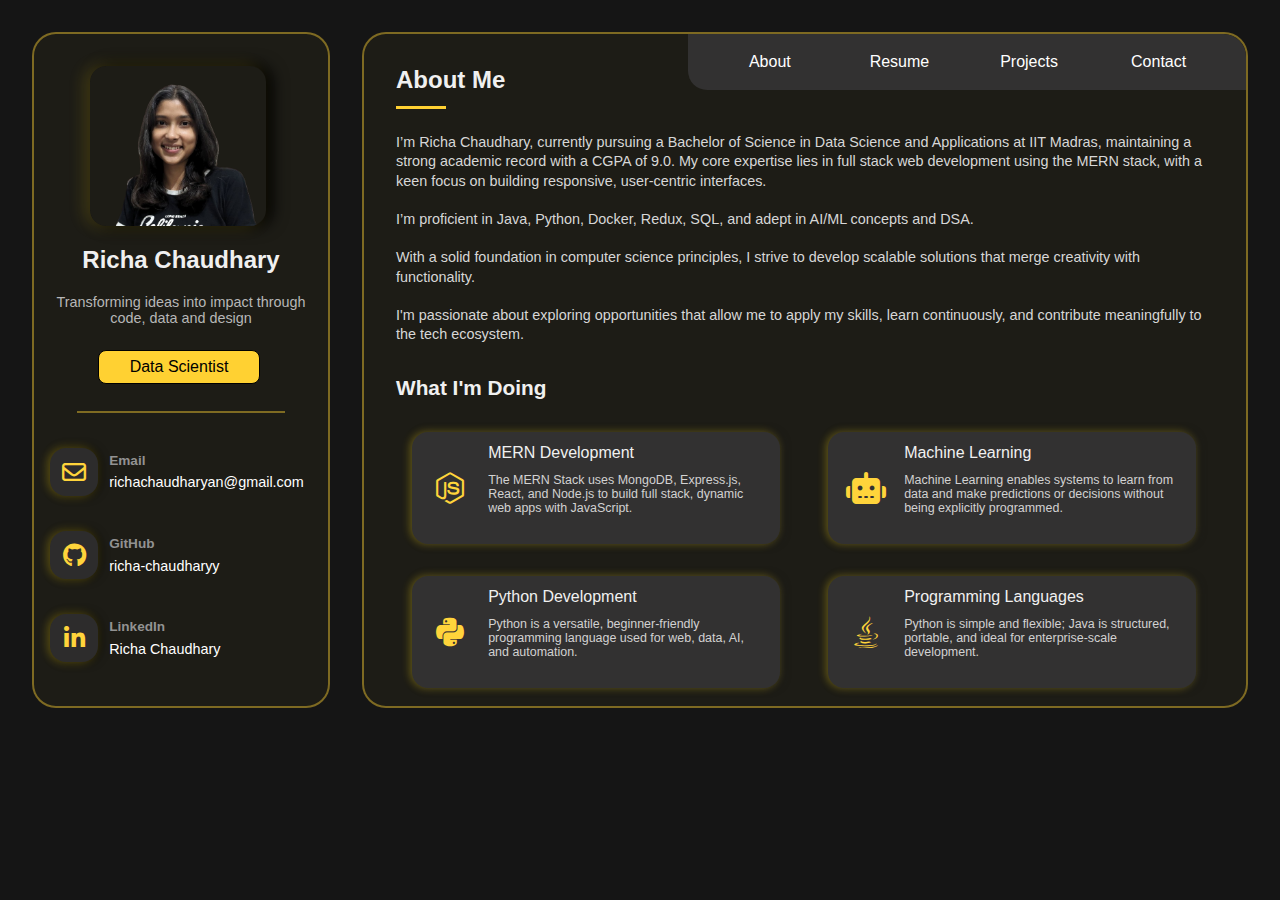
<file: index.html>
<!DOCTYPE html>
<html lang="en">
  <head>
    <meta charset="UTF-8" />
    <meta name="viewport" content="width=device-width, initial-scale=1.0" />
    <title>Richa</title>
    <link rel="icon" href="images/icon.png" />
    <link rel="stylesheet" href="index.css" />
    <link
      rel="stylesheet"
      href="https://cdnjs.cloudflare.com/ajax/libs/font-awesome/6.7.2/css/all.min.css"
      integrity="sha512-Evv84Mr4kqVGRNSgIGL/F/aIDqQb7xQ2vcrdIwxfjThSH8CSR7PBEakCr51Ck+w+/U6swU2Im1vVX0SVk9ABhg=="
      crossorigin="anonymous"
      referrerpolicy="no-referrer"
    />
  </head>
  <body class="about-pop">
    <div class="sticky">
      <div class="imgbox">
        <img class="my-img" src="images/img.png" alt="Richa Chaudhary" />
      </div>

      <h2 class="name">Richa Chaudhary</h2>
      <p class="idea">Transforming ideas into impact through code, data and design</p>
      <div class="data"><a href="index.html">Data Scientist</a></div>
      <div class="line"></div>

      <div class="social">
        <div class="icon">
          <i class="fa-regular fa-envelope" style="color: #ffd43b"></i>
        </div>
        <div class="main">
          <p class="mail">Email</p>
          <p class="detail">richachaudharyan@gmail.com</p>
        </div>
      </div>

      <div class="social">
        <div class="icon">
          <i class="fa-brands fa-github" style="color: #ffd43b"></i>
        </div>
        <div class="main">
          <p class="mail">GitHub</p>
          <a class="detail" href="https://github.com/richa-chaudharyy"
            >richa-chaudharyy</a
          >
        </div>
      </div>

      <div class="social">
        <div class="icon">
          <i class="fa-brands fa-linkedin-in" style="color: #ffd43b"></i>
        </div>
        <div class="main">
          <p class="mail">LinkedIn</p>
          <a
            class="detail"
            href="https://www.linkedin.com/in/richa-chaudharyy-/"
            >Richa Chaudhary</a
          >
        </div>
      </div>
    </div>

    <div class="dynamic">
      <div class="navbar">
        <h2 class="about">About Me</h2>
        <div class="nav">
          <div class="nav-item">
            <a href="index.html">About</a>
          </div>
          <div class="nav-item">
            <a href="resume.html">Resume</a>
          </div>
          <div class="nav-item">
            <a href="projects.html">Projects</a>
          </div>
          <div class="nav-item">
            <a href="contact.html">Contact</a>
          </div>
        </div>
      </div>

      <div class="line2"></div>

      <div class="downpart">
        <div class="info">
          I’m Richa Chaudhary, currently pursuing a Bachelor of Science in Data
          Science and Applications at IIT Madras, maintaining a strong academic
          record with a CGPA of 9.0. My core expertise lies in full stack web
          development using the MERN stack, with a keen focus on building
          responsive, user-centric interfaces.
          <br /><br />
          I’m proficient in Java, Python, Docker, Redux, SQL, and adept in AI/ML
          concepts and DSA.<br /><br />
          With a solid foundation in computer science principles, I strive to
          develop scalable solutions that merge creativity with
          functionality.<br /><br />
          I'm passionate about exploring opportunities that allow me to apply my
          skills, learn continuously, and contribute meaningfully to the tech
          ecosystem.
        </div>

        <h2 class="what">What I'm Doing</h2>

        <div class="skill-class">
          <div class="skills">
            <div class="part1">
              <i class="fa-brands fa-node-js" style="color: #ffd43b"></i>
            </div>
            <div class="part2">
              <div class="skill-name">MERN Development</div>
              <div class="skill-detail">
                The MERN Stack uses MongoDB, Express.js, React, and Node.js to
                build full stack, dynamic web apps with JavaScript.
              </div>
            </div>
          </div>

          <div class="skills">
            <div class="part1">
              <i class="fa-solid fa-robot" style="color: #ffd43b"></i>
            </div>
            <div class="part2">
              <div class="skill-name">Machine Learning</div>
              <div class="skill-detail">
                Machine Learning enables systems to learn from data and make
                predictions or decisions without being explicitly programmed.
              </div>
            </div>
          </div>

          <div class="skills">
            <div class="part1">
              <i class="fa-brands fa-python" style="color: #ffd43b"></i>
            </div>
            <div class="part2">
              <div class="skill-name">Python Development</div>
              <div class="skill-detail">
                Python is a versatile, beginner-friendly programming language
                used for web, data, AI, and automation.
              </div>
            </div>
          </div>

          <div class="skills">
            <div class="part1">
              <i class="fa-brands fa-java" style="color: #ffd43b"></i>
            </div>
            <div class="part2">
              <div class="skill-name">Programming Languages</div>
              <div class="skill-detail">
                Python is simple and flexible; Java is structured, portable, and
                ideal for enterprise-scale development.
              </div>
            </div>
          </div>
        </div>

        <h2 class="lang-head">Languages</h2>
        <div class="lang-main">
          <div class="lang-1">
            <div class="icon2">
              <i class="fa-solid fa-font" style="color: #ffd43b"></i>
            </div>
            <div class="lang-name">ENGLISH</div>
          </div>
          <div class="lang-1">
            <div class="icon2">
              <i class="fa-solid fa-om" style="color: #ffd43b"></i>
            </div>
            <div class="lang-name">HINDI</div>
          </div>
        </div>

        <div class="foot"></div>
      </div>
    </div>
  </body>
</html>
</file>
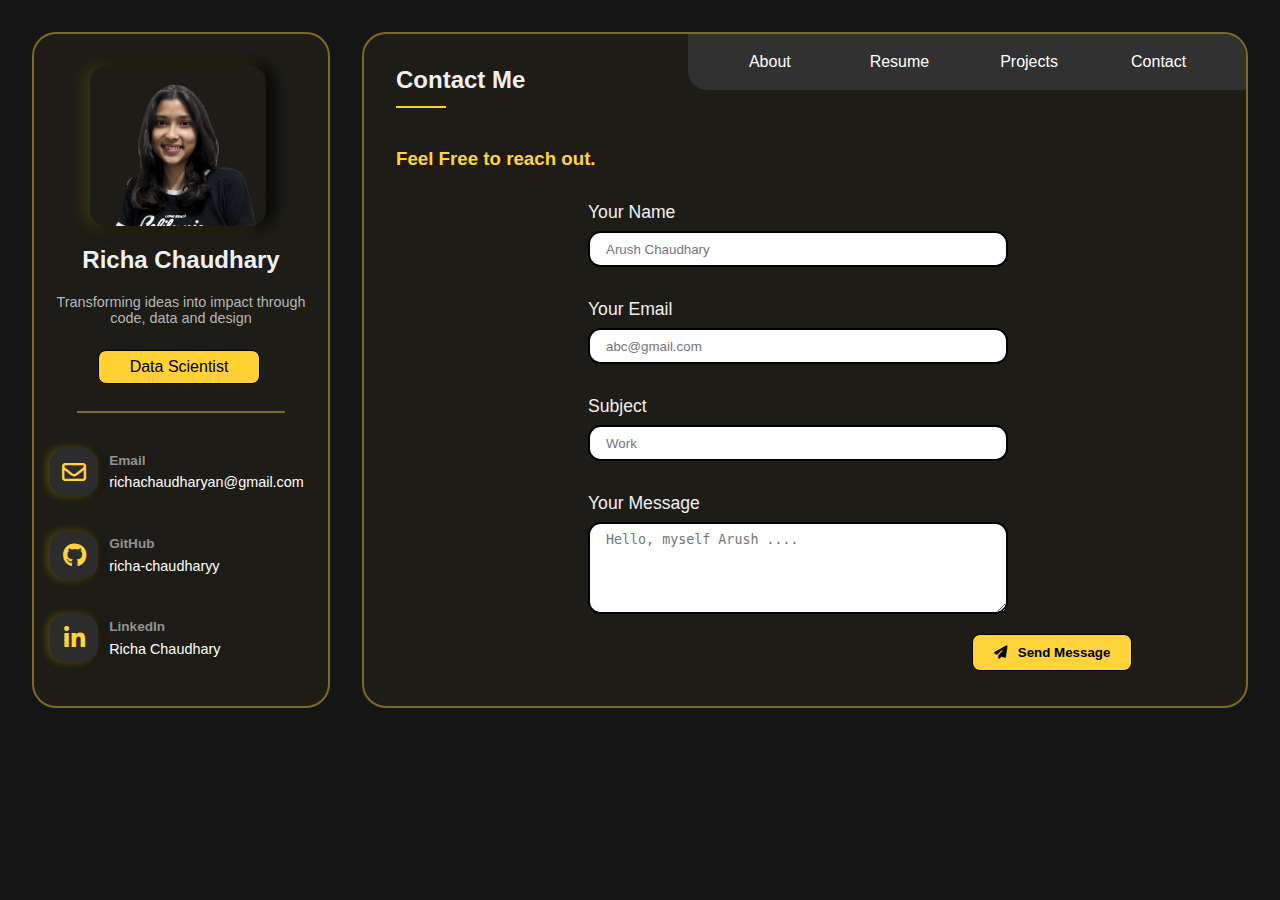
<file: contact.html>
<!DOCTYPE html>
<html lang="en">
  <head>
    <meta charset="UTF-8" />
    <meta name="viewport" content="width=device-width, initial-scale=1.0" />
    <title>Richa</title>
    <link rel="icon" href="images/icon.png" />
    <link rel="stylesheet" href="index.css" />
    <link
      rel="stylesheet"
      href="https://cdnjs.cloudflare.com/ajax/libs/font-awesome/6.7.2/css/all.min.css"
      integrity="sha512-Evv84Mr4kqVGRNSgIGL/F/aIDqQb7xQ2vcrdIwxfjThSH8CSR7PBEakCr51Ck+w+/U6swU2Im1vVX0SVk9ABhg=="
      crossorigin="anonymous"
      referrerpolicy="no-referrer"
    />
  </head>
  <body>
    <div class="sticky">
      <div class="imgbox">
        <img class="my-img" src="images/img.png" alt="Richa Chaudhary" />
      </div>

      <h2 class="name">Richa Chaudhary</h2>
      <p class="idea">Transforming ideas into impact through code, data and design</p>
      <div class="data"><a href="index.html">Data Scientist</a></div>
      <div class="line"></div>

      <div class="social">
        <div class="icon">
          <i class="fa-regular fa-envelope" style="color: #ffd43b">

          </i></div>
        <div class="main">
          <p class="mail">Email</p>
          <p class="detail">richachaudharyan@gmail.com</p>
        </div>
      </div>

      <div class="social">
        <div class="icon">
          <i class="fa-brands fa-github" style="color: #ffd43b"></i>
        </div>
        <div class="main">
          <p class="mail">GitHub</p>
          <a class="detail" href="https://github.com/richa-chaudharyy"
            >richa-chaudharyy</a
          >
        </div>
      </div>

      <div class="social">
        <div class="icon">
          <i class="fa-brands fa-linkedin-in" style="color: #FFD43B;"></i>
        </div>
        <div class="main">
          <p class="mail">LinkedIn</p>
          <a
            class="detail"
            href="https://www.linkedin.com/in/richa-chaudharyy-/"
            >Richa Chaudhary</a
          >
        </div>
      </div>
    </div>

    <div class="dynamic">
      <div class="navbar">
        <h2 class="about">Contact Me</h2>
        <div class="nav">
          <div class="nav-item">
            <a href="index.html">About</a>
          </div>
          <div class="nav-item">
            <a href="resume.html">Resume</a>
          </div>
          <div class="nav-item">
            <a href="projects.html">Projects</a>
          </div>
          <div class="nav-item">
            <a href="contact.html">Contact</a>
          </div>
        </div>
      </div>

      <div class="line2"></div>

      <div class="contact">
        <h3 class="feel">Feel Free to reach out.</h3>

        <div class="all-section">
          <form action="https://formspree.io/f/xvgrnrqv" method="POST">
            <div class="name-section">
              <label class="your" for="your-name">Your Name</label>
              <input
                id="your-name"
                name="name"
                type="text"
                placeholder="Arush Chaudhary"
                required
              />
            </div>

            <div class="name-section">
              <label class="your" for="your-email">Your Email</label>
              <input
                id="your-email"
                name="email"
                type="email"
                placeholder="abc@gmail.com"
                required
              />
            </div>

            <div class="name-section">
              <label class="your" for="your-sub">Subject</label>
              <input id="your-sub" name="subject" placeholder="Work" required />
            </div>

            <div class="name-section">
              <label class="your" for="your-message">Your Message</label>
              <textarea
                id="your-message"
                name="message"
                placeholder="Hello, myself Arush ...."
                required
              ></textarea>
            </div>

            <button class="send" type="submit">
              <i class="fa-solid fa-paper-plane" style="color: #000000"></i>Send
              Message
            </button>
          </form>
        </div>

        <div class="foot"></div>
      </div>
    </div>
  </body>
</html>
</file>
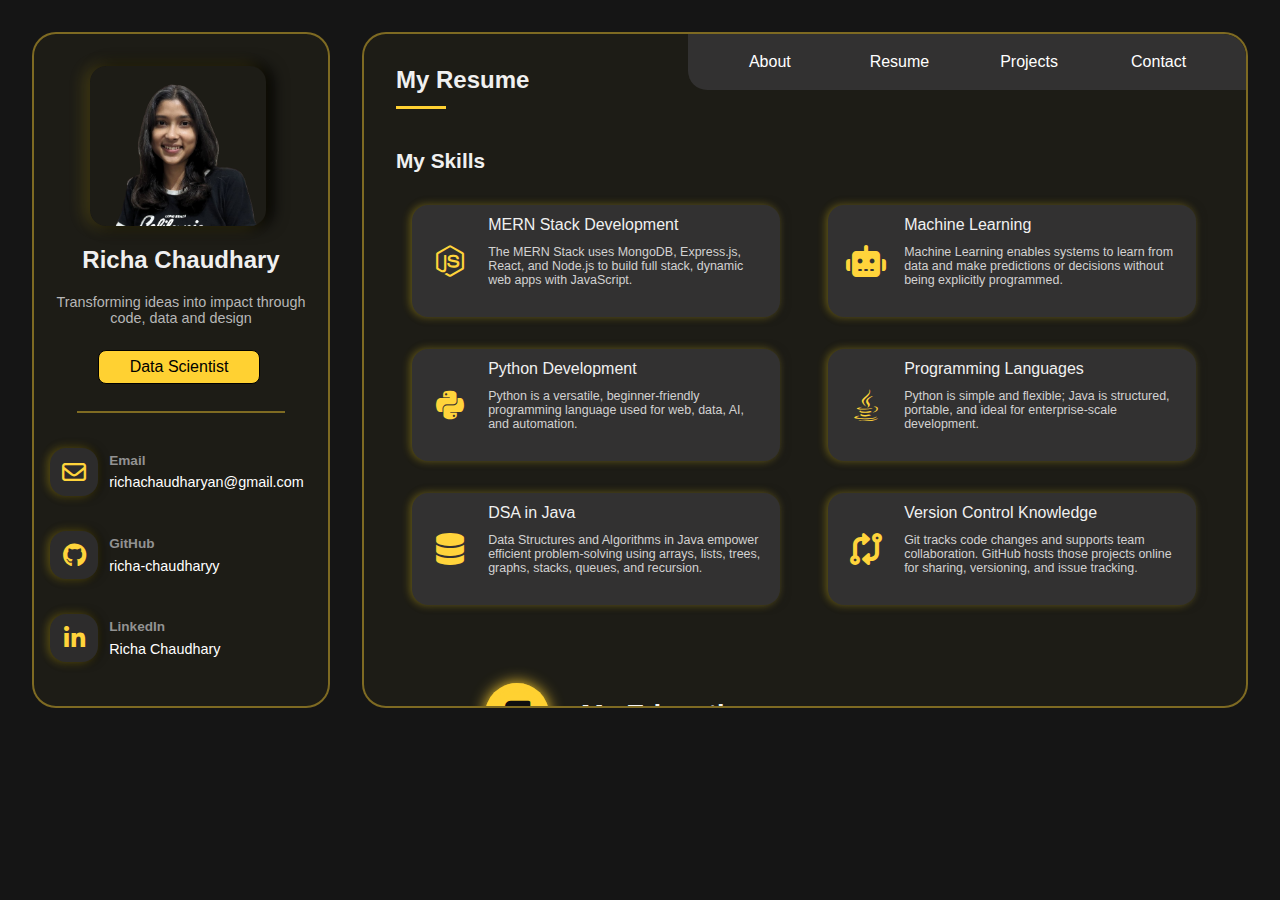
<file: resume.html>
<!DOCTYPE html>
<html lang="en">
  <head>
    <meta charset="UTF-8" />
    <meta name="viewport" content="width=device-width, initial-scale=1.0" />
    <title>Richa</title>
    <link rel="icon" href="images/icon.png" />
    <link rel="stylesheet" href="index.css" />
    <link
      rel="stylesheet"
      href="https://cdnjs.cloudflare.com/ajax/libs/font-awesome/6.7.2/css/all.min.css"
      integrity="sha512-Evv84Mr4kqVGRNSgIGL/F/aIDqQb7xQ2vcrdIwxfjThSH8CSR7PBEakCr51Ck+w+/U6swU2Im1vVX0SVk9ABhg=="
      crossorigin="anonymous"
      referrerpolicy="no-referrer"
    />
  </head>
  <body>
    <div class="sticky">
      <div class="imgbox">
        <img class="my-img" src="images/img.png" alt="Richa Chaudhary" />
      </div>

      <h2 class="name">Richa Chaudhary</h2>
      <p class="idea">Transforming ideas into impact through code, data and design</p>
      <div class="data"><a href="index.html">Data Scientist</a></div>
      <div class="line"></div>

      <div class="social">
        <div class="icon"><i class="fa-regular fa-envelope" style="color: #ffd43b"></i></div>
        <div class="main">
          <p class="mail">Email</p>
          <p class="detail">richachaudharyan@gmail.com</p>
        </div>
      </div>

      <div class="social">
        <div class="icon"><i class="fa-brands fa-github" style="color: #ffd43b"></i></div>
        <div class="main">
          <p class="mail">GitHub</p>
          <a class="detail" href="https://github.com/richa-chaudharyy"
            >richa-chaudharyy</a
          >
        </div>
      </div>

      <div class="social">
        <div class="icon">
          <i class="fa-brands fa-linkedin-in" style="color: #FFD43B;"></i>
        </div>
        <div class="main">
          <p class="mail">LinkedIn</p>
          <a
            class="detail"
            href="https://www.linkedin.com/in/richa-chaudharyy-/"
            >Richa Chaudhary</a
          >
        </div>
      </div>
    </div>

    <div class="dynamic">
      <div class="navbar">
        <h2 class="about">My Resume</h2>
        <div class="nav">
          <div class="nav-item">
            <a href="index.html">About</a>
          </div>
          <div class="nav-item">
            <a href="resume.html">Resume</a>
          </div>
          <div class="nav-item">
            <a href="projects.html">Projects</a>
          </div>
          <div class="nav-item">
            <a href="contact.html">Contact</a>
          </div>
        </div>
      </div>

      <div class="line2"></div>

      <div class="downpart">
        <h2 class="what">My Skills</h2>

        <div class="skill-class">
          <div class="skills">
            <div class="part1">
              <i class="fa-brands fa-node-js" style="color: #ffd43b"></i>
            </div>
            <div class="part2">
              <div class="skill-name">MERN Stack Development</div>
              <div class="skill-detail">
                The MERN Stack uses MongoDB, Express.js, React, and Node.js to
                build full stack, dynamic web apps with JavaScript.
              </div>
            </div>
          </div>

          <div class="skills">
            <div class="part1">
              <i class="fa-solid fa-robot" style="color: #ffd43b"></i>
            </div>
            <div class="part2">
              <div class="skill-name">Machine Learning</div>
              <div class="skill-detail">
                Machine Learning enables systems to learn from data and make
                predictions or decisions without being explicitly programmed.
              </div>
            </div>
          </div>

          <div class="skills">
            <div class="part1">
              <i class="fa-brands fa-python" style="color: #ffd43b"></i>
            </div>
            <div class="part2">
              <div class="skill-name">Python Development</div>
              <div class="skill-detail">
                Python is a versatile, beginner-friendly programming language used for web, data, AI, and automation.
              </div>
            </div>
          </div>

          <div class="skills">
            <div class="part1">
              <i class="fa-brands fa-java" style="color: #ffd43b"></i>
            </div>
            <div class="part2">
              <div class="skill-name">Programming Languages</div>
              <div class="skill-detail">
                Python is simple and flexible; Java is structured, portable, and ideal for enterprise-scale development.
              </div>
            </div>
          </div>

          <div class="skills">
            <div class="part1">
              <i class="fa-solid fa-database" style="color: #ffd43b"></i>
            </div>
            <div class="part2">
              <div class="skill-name">DSA in Java</div>
              <div class="skill-detail">
                Data Structures and Algorithms in Java empower efficient
                problem-solving using arrays, lists, trees, graphs, stacks,
                queues, and recursion.
              </div>
            </div>
          </div>

          <div class="skills">
            <div class="part1">
              <i class="fa-solid fa-code-compare" style="color: #ffd43b"></i>
            </div>
            <div class="part2">
              <div class="skill-name">Version Control Knowledge</div>
              <div class="skill-detail">
                Git tracks code changes and supports team collaboration. GitHub
                hosts those projects online for sharing, versioning, and issue
                tracking.
              </div>
            </div>
          </div>
        </div>

        <div class="body">
          <section class="education-section">
            <div class="education-header">
              <div class="edu-icon">
                <i class="fas fa-book"></i>
              </div>
              <h2>My Education</h2>
            </div>

            <div class="timeline">
              <div class="edu-entry">
                <div class="dot"></div>
                <div class="edu-content">
                  <h3>Indian Institute of Technology, Madras</h3>
                  <p>Data Science - Bachelor of Science</p>
                  <p>2024–2028 · CGPA: 9.0/10</p>
                </div>
              </div>

              <div class="edu-entry">
                <div class="dot"></div>
                <div class="edu-content">
                  <h3>Shantiniketan World School</h3>
                  <p>12th - PCM</p>
                  <p>2023–2024 · 74%</p>
                </div>
              </div>

              <div class="edu-entry">
                <div class="dot"></div>
                <div class="edu-content">
                  <h3>Shantiniketan World School</h3>
                  <p>10th Class</p>
                  <p>2021–2022 · 74%</p>
                </div>
              </div>
            </div>
          </section>
        </div>
      </div>
    </div>
  </body>
</html>
</file>
<file: index.css>
body {
  margin: 0;
  padding: 0;
  width: 100vw;
  height: 100vh;
  overflow: hidden;
  font-family: "Segoe UI", sans-serif;
  /* background-color: rgb(19, 18, 18); */
  background-color: #151515;
  color: #f0f0f0;
  display: flex;
  text-decoration: none;
}

.sticky {
  position: sticky;
  margin: 2rem 1rem 2rem 2rem;
  width: 20rem;
  height: 42rem;
  /* background-color: rgba(39, 38, 38, 0.753); */
  background-color: #ffd53b09;
  border-radius: 1.5rem;
  border: 2px solid #ffd3326e;
  overflow: hidden;
}

.dynamic {
  position: relative;
  width: 60rem;
  height: 42rem;
  margin: 2rem 2rem 2rem 1rem;
  /* background-color: rgba(39, 38, 38, 0.753); */
  background-color: #ffd53b09;
  border-radius: 1.5rem;
  border: 2px solid #ffd3326e;
  display: flex;
  flex-direction: column;
  overflow: hidden;
}

@keyframes circlePopIn {
  0% {
    opacity: 0;
    clip-path: circle(0% at 50% 50%);
  }
  100% {
    opacity: 1;
    clip-path: circle(150% at 50% 50%);
  }
}

@media (prefers-reduced-motion: reduce) {
  .about-pop {
    animation: none !important;
  }
}

.about-pop {
  animation: circlePopIn 0.6s cubic-bezier(0.7, 1, 0.7, 1);
  animation-fill-mode: both;
  box-shadow: 0 8px 32px #ffd43b33, 0 2px 8px #00000033;
}

.downpart {
  overflow-y: scroll;
  width: 100%;
  height: auto;
  border-radius: 1.5rem;
  background-clip: padding-box;
}

.downpart::-webkit-scrollbar {
  width: 8px;
  background: transparent;
  border-radius: 1rem;
}

.downpart::-webkit-scrollbar-thumb {
  background: transparent;
  border-radius: 4px;
}

.downpart::-webkit-scrollbar-thumb:hover {
  background: transparent;
}

.imgbox {
  width: 11rem;
  height: 10rem;
  margin: 2rem 0 1rem 3.5rem;
  border-radius: 1rem;
  /* background-color: rgb(34, 34, 34); */
}

.my-img {
  width: 11rem;
  height: 9.97rem;
  border-radius: 1rem;
  box-shadow: -6px 0 16px rgba(250, 216, 21, 0.168), 6px 0 16px rgb(0, 0, 0);
  /* filter: drop-shadow(0 4px 16px rgba(103, 102, 102, 0.5)); */
}

.my-img:hover {
  transform: scale3d(1.06, 1.06, 1);
  transition: transform 0.2s;
  filter: brightness(1.1);
  transition: filter 0.3s;
}

.name {
  justify-self: center;
}

.idea {
  text-align: center;
  margin: 0 1.1rem 1.5rem 1.1rem;
  font-size: 0.9rem;
  font-weight: 500;
  color: rgb(183, 183, 183);
}

.data {
  width: 10rem;
  height: 2rem;
  align-items: center;
  display: flex;
  justify-content: center;
  border-radius: 0.5rem;
  background-color: #ffd132;
  font-size: 1rem;
  margin: 0rem 0 1.7rem 4rem;
  border: 1px solid black;
}

.data:hover {
  transform: scale3d(1.04, 1.04, 1);
  transition: transform 0.2s;
  box-shadow: 0 0 16px #ffd43b, 0 0 8px #ffffff inset;
  background-color: #f7d322;
  color: #000;
  transition: box-shadow 0.3s, background-color 0.3s, color 0.3s;
}

.data a {
  color: #000;
}

.line {
  width: 13rem;
  height: 0.1rem;
  /* background-color: rgb(79, 78, 78); */
  background-color: #ffd3326f;
  margin: auto;
}

.social {
  display: flex;
  margin: 2.2rem 0 0 0;
  align-items: center;
}

.social:hover {
  transform: scale3d(1.03, 1.03, 1);
  transition: transform 0.2s;
}

.icon {
  width: 3rem;
  height: 3rem;
  background-color: rgb(45, 44, 44);
  border-radius: 1rem;
  display: flex;
  align-items: center;
  justify-content: center;
  font-size: 1.5rem;
  margin: 0 0 0 1rem;
  box-shadow: -2px 0 10px rgba(250, 216, 21, 0.333),
    2px 0 10px rgba(0, 0, 0, 0.749);
}

.icon:hover {
  transform: rotate(-6deg) scale3d(1.1, 1.1, 1);
  transition: transform 0.3s;
}

i:hover {
  transform: scale3d(1.2, 1.2, 1) rotate(-8deg);
  transition: transform 0.3s;
}

.main {
  font-size: 0.5rem;
  margin: 0 0 0 0.7rem;
}

.mail {
  color: rgb(146, 146, 146);
  font-size: 0.85rem;
  font-weight: 600;
  margin: 0 0 0.4rem 0;
}

.detail {
  font-size: 0.9rem;
  margin: 0;
  text-decoration: none;
  color: white;
}

.about {
  margin: 2rem 0 0.5rem 2rem;
}

.nav {
  display: flex;
  margin-left: auto;
  align-items: center;
  /* background-color: rgb(79, 78, 78); */
  background-color: rgb(50, 49, 49);
  width: 34.86rem;
  border-radius: 0 1.4rem 0 1.2rem;
}

.navbar {
  position: sticky;
  display: flex;
  width: 100%;
  height: 3.5rem;
  border-radius: 1.9rem 1.9rem 0 0;
}

.nav-item {
  width: 6rem;
  height: 2rem;
  display: flex;
  align-items: center;
  justify-content: center;
  margin: 0 0 0 2.1rem;
  border-radius: 2rem;
}

.nav-item:hover {
  background-color: #ffd132;
}

.nav-item:hover a {
  background-color: #ffd132;
  color: #000;
}

.line2 {
  width: 3rem;
  height: 0.1rem;
  background-color: #ffd132;
  margin: 1rem 0 0.5rem 2rem;
  border: 1px solid #ffd132;
}

a {
  text-decoration: none;
  color: white;
}



.info {
  font-size: 0.9rem;
  color: rgb(215, 215, 215);
  margin: 1rem 2rem 0 2rem;
  line-height: 1.2rem;
}

.what {
  margin: 2rem 0 2rem 2rem;
  font-size: 1.3rem !important;
}

.skills {
  display: flex;
  width: 23rem;
  background-color: rgb(50, 49, 49);
  height: 7rem;
  margin: 0 0 2rem 3rem;
  border-radius: 1rem;
  box-shadow: -2px 0 8px rgba(250, 216, 21, 0.333), 2px 0 8px rgb(28, 28, 28);
}

.skills:hover {
  transform: scale3d(1.04, 1.04, 1);
  transition: transform 0.2s;
  box-shadow: -6px 0 10px rgba(250, 216, 21, 0.333), 6px 0 10px rgb(28, 28, 28);
  
}

.part1 {
  width: 6rem;
  height: 100%;
  font-size: 2rem;
  display: flex;
  align-items: center;
  justify-content: center;
}

.skill-class {
  display: flex;
  flex-wrap: wrap;
}

.part2 {
  width: 100%;
  height: 100%;
}

.skill-name {
  font-size: 1rem;
  margin: 0.7rem 0 0.7rem 0;
}

.skill-detail {
  font-size: 0.78rem;
  color: rgb(210, 210, 210);
  margin: 0 1rem 0.1rem 0;
}

.lang-head {
  font-size: 1.3rem;
  margin: 1rem 0 2rem 2rem;
}

.lang-main {
  display: flex;
  justify-content: space-evenly;
}

.lang-1 {
  background-color: rgb(39, 39, 39);
  width: 15rem;
  height: 5rem;
  display: flex;
  border-radius: 1rem;
  box-shadow: -2px 0 8px rgba(250, 216, 21, 0.333), 2px 0 8px rgb(15, 15, 15);
}

.lang-1:hover {
  transform: scale3d(1.04, 1.04, 1);
  transition: transform 0.2s;
}

.foot {
  width: 100%;
  height: 2rem;
}

.icon2 {
  width: 6rem;
  height: 100%;
  display: flex;
  align-items: center;
  justify-content: center;
  font-size: 2rem;
}

.lang-name {
  display: flex;
  align-items: center;
  justify-content: center;
  margin: 0 0 0 1rem;
}

/* Contact me */


.contact {
  width: 100%;
  height: 100%;
}

.feel {
  margin: 2rem 0 2rem 2rem;
  color: #ffd43b;
}

.name-section {
  width: 100%;
  height: auto;
}

.your {
  font-size: 1.1rem;
  margin: 0 1rem 0 3rem;
}

.all-section {
  width: 60%;
  height: 80%;
  margin: 2rem 2.5rem 0 11rem;
}

#your-name,
#your-sub,
#your-email {
  margin: 0.5rem 0 2rem 3rem;
  width: 25rem;
  height: 2rem;
  border-radius: 0.8rem;
  border: 2px solid black;
  padding: 0 0 0 1rem;
  background-color: rgb(255, 255, 255);
}

#your-message {
  width: 25rem;
  height: 5rem;
  margin: 0.5rem 0 0 3rem;
  border: 2px solid black;
  border-radius: 0.8rem;
  padding: 0.5rem 0 0 1rem;
  background-color: rgb(255, 255, 255);
}

.send {
  border-radius: 0.5rem;
  font-weight: 600;
  width: 10rem;
  height: 2.3rem;
  margin: 1rem 2rem 1rem 27rem;
  color: rgb(0, 0, 0);
  background-color: #ffd43b;
  border: 1px solid black;
  cursor: pointer;
}

.send:hover {
  transform: scale3d(1.04, 1.04, 1);
  transition: transform 0.2s;
  box-shadow: 0 0 16px #ffd43b, 0 0 8px #ffffff inset;
  background-color: #f7d322;
  color: #000;
  transition: box-shadow 0.3s, background-color 0.3s, color 0.3s;
}

.send i {
  margin-right: 0.7rem;
}

@keyframes fadeIn {
  from { opacity: 0; transform: translateY(30px);}
  to { opacity: 1; transform: translateY(0);}
}
.all-section {
  animation: fadeIn 0.7s;
}


/* Projects */

.pro-card {
  /* background-color: black; */
  width: 23rem;
  height: 21rem;
  margin: 1.85rem 0 0 3rem;
  border-radius: 1rem;
  opacity: 0.8;
  transition: opacity 0.3s;
  transform: translateY(0);
  transition: opacity 0.3s, transform 0.3s;
}



@keyframes popIn {
  0% { transform: scale3d(0.8,0.8,1); opacity: 0; }
  100% { transform: scale3d(1,1,1); opacity: 1; }
}
.pro-card {
  animation: popIn 0.5s;
}

.pro-card:hover {
  transform: scale3d(1.02, 1.02, 1);
  transition: transform 0.2s;
  opacity: 1;
  transform: translateY(-10px) scale3d(1.03, 1.03, 1);
}

.cards-sec {
  display: flex;
  flex-wrap: wrap;
}

#pro-img2 {
  width: 93%;
  height: 15rem;
  border-radius: 0.9rem;
  margin: 0.2rem 0.2rem 0.3rem 0.2rem;
  border: 10px solid black;
}

#pro-img2:hover {
  box-shadow: -6px 0 10px rgba(250, 216, 21, 0.15), 6px 0 10px rgb(35, 35, 35);
}

.pro-info {
  width: 100%;
  height: 5rem;
}

.pro-name {
  font-size: 1.2rem;
  color: #ffd43b;
  margin: 0 1rem 0.6rem 1rem;
  font-weight: 600;
}

.pro-detail {
  display: flex;
  flex-wrap: wrap;
  word-break: break-word;
  white-space: normal;
  margin: 0 1rem 1rem 1rem;
  font-size: 0.8rem;
  line-height: 1.2rem;
  color: rgb(215, 215, 215);
}

/* Resume */

.what2 {
  margin: 1rem 0 2rem 2rem;
  font-size: 1.3rem !important;
}

.body {
  color: #f5f5f5;
  padding: 40px;
}

.education-section {
  max-width: 800px;
  margin: auto;
  position: relative;
}

.education-header {
  display: flex;
  align-items: center;
}

.edu-icon {
  width: 4rem;
  height: 4rem;
  background-color: #ffd132;
  border-radius: 50%;
  display: flex;
  align-items: center;
  justify-content: center;
  box-shadow: 0 0 15px #ffd132, inset 0 0 10px #ffd132;
  margin-right: 2rem;
  margin-left: 5rem;
}

.edu-icon i {
  font-size: 1.8rem;
  color: #0f0f0f;
}

.education-header h2 {
  font-size: 1.7rem;
  color: #f4f4f3;
}

/* Timeline vertical line */

.timeline {
  position: relative;
  margin-left: 6.9rem;
  padding-left: 20px;
  border-left: 3px solid #ffd132;
}

.edu-entry {
  position: relative;
  margin-bottom: 35px;
}

.dot {
  width: 14px;
  height: 14px;
  background-color: #ffd132;
  border-radius: 50%;
  position: absolute;
  left: -29px;
  top: 2rem;
  box-shadow: 0 0 8px #ffd132;
}

.edu-content h3 {
  margin: 0 0 6px;
  padding: 1.5rem 0 0 0;
  font-size: 20px;
  color: #ffffff;
}

.edu-content p {
  margin: 2px 0;
  font-size: 1rem;
  font-weight: 600;
  color: #cccccc;
}
</file>
